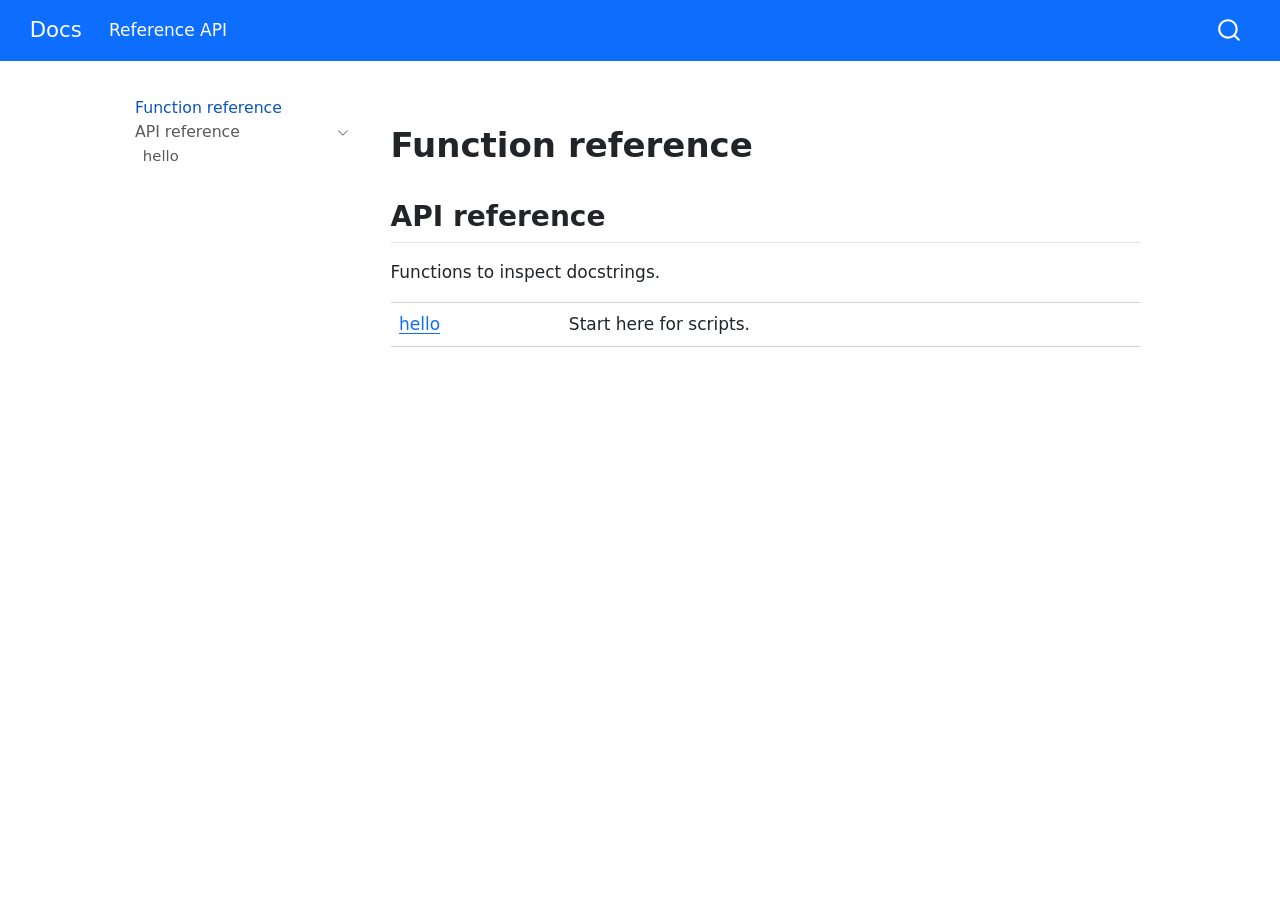
<file: index.html>
<html xmlns="http://www.w3.org/1999/xhtml">    
  <head>      
    <title>Redirect to reference/index.html</title>      
    <meta http-equiv="refresh" content="0;URL='reference/index.html'" />    
  </head>    
  <body> 
  </body>  
</html>
</file>
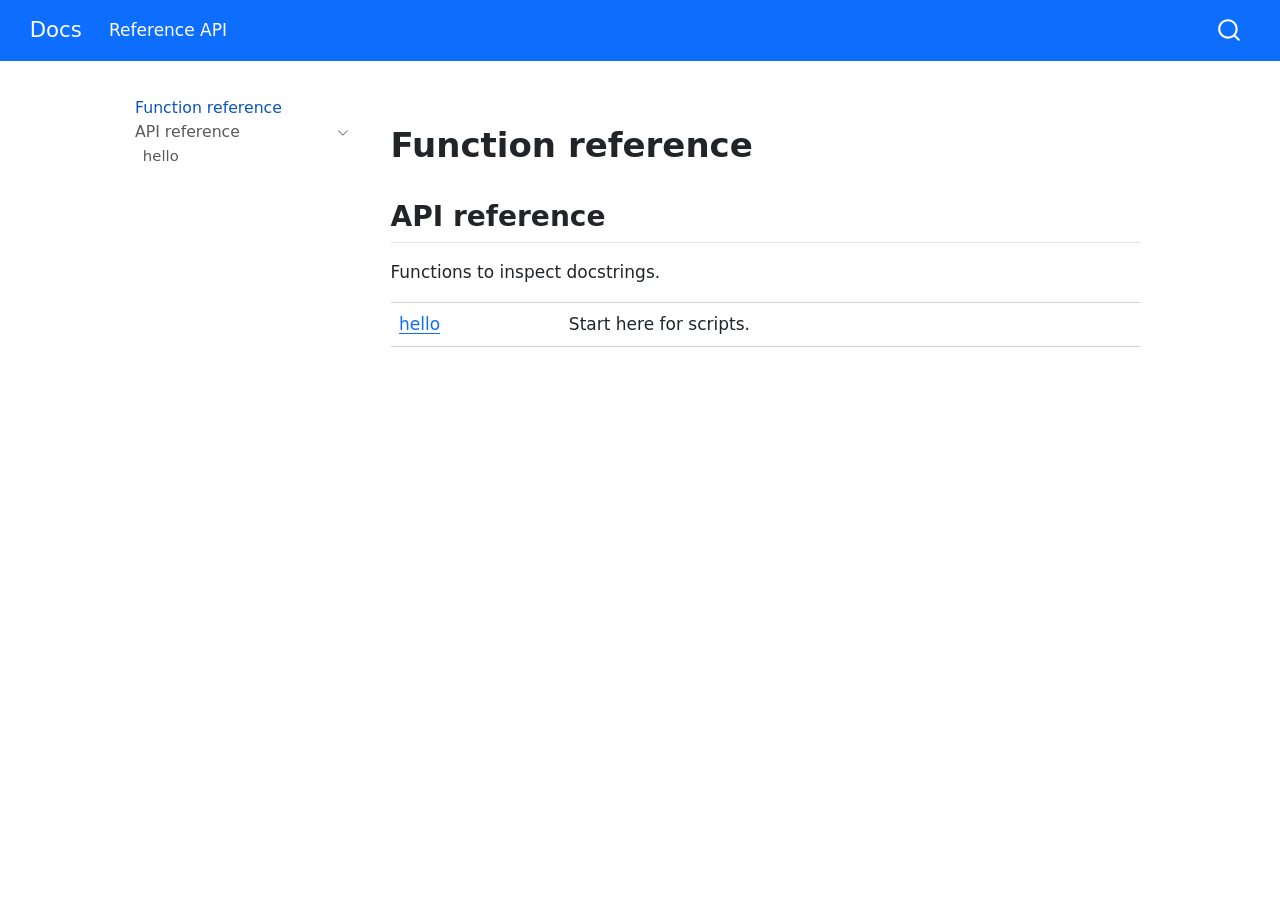
<file: reference/index.html>
<!DOCTYPE html>
<html xmlns="http://www.w3.org/1999/xhtml" lang="en" xml:lang="en"><head>

<meta charset="utf-8">
<meta name="generator" content="quarto-1.7.31">

<meta name="viewport" content="width=device-width, initial-scale=1.0, user-scalable=yes">


<title>index</title>
<style>
code{white-space: pre-wrap;}
span.smallcaps{font-variant: small-caps;}
div.columns{display: flex; gap: min(4vw, 1.5em);}
div.column{flex: auto; overflow-x: auto;}
div.hanging-indent{margin-left: 1.5em; text-indent: -1.5em;}
ul.task-list{list-style: none;}
ul.task-list li input[type="checkbox"] {
  width: 0.8em;
  margin: 0 0.8em 0.2em -1em; /* quarto-specific, see https://github.com/quarto-dev/quarto-cli/issues/4556 */ 
  vertical-align: middle;
}
</style>


<script src="../site_libs/quarto-nav/quarto-nav.js"></script>
<script src="../site_libs/quarto-nav/headroom.min.js"></script>
<script src="../site_libs/clipboard/clipboard.min.js"></script>
<script src="../site_libs/quarto-search/autocomplete.umd.js"></script>
<script src="../site_libs/quarto-search/fuse.min.js"></script>
<script src="../site_libs/quarto-search/quarto-search.js"></script>
<meta name="quarto:offset" content="../">
<script src="../site_libs/quarto-html/quarto.js" type="module"></script>
<script src="../site_libs/quarto-html/tabsets/tabsets.js" type="module"></script>
<script src="../site_libs/quarto-html/popper.min.js"></script>
<script src="../site_libs/quarto-html/tippy.umd.min.js"></script>
<script src="../site_libs/quarto-html/anchor.min.js"></script>
<link href="../site_libs/quarto-html/tippy.css" rel="stylesheet">
<link href="../site_libs/quarto-html/quarto-syntax-highlighting-e1a5c8363afafaef2c763b6775fbf3ca.css" rel="stylesheet" id="quarto-text-highlighting-styles">
<script src="../site_libs/bootstrap/bootstrap.min.js"></script>
<link href="../site_libs/bootstrap/bootstrap-icons.css" rel="stylesheet">
<link href="../site_libs/bootstrap/bootstrap-e8eb0a5f0817fce1bde8f0144c0d4cbd.min.css" rel="stylesheet" append-hash="true" id="quarto-bootstrap" data-mode="light">
<script id="quarto-search-options" type="application/json">{
  "location": "navbar",
  "copy-button": false,
  "collapse-after": 3,
  "panel-placement": "end",
  "type": "overlay",
  "limit": 50,
  "keyboard-shortcut": [
    "f",
    "/",
    "s"
  ],
  "show-item-context": false,
  "language": {
    "search-no-results-text": "No results",
    "search-matching-documents-text": "matching documents",
    "search-copy-link-title": "Copy link to search",
    "search-hide-matches-text": "Hide additional matches",
    "search-more-match-text": "more match in this document",
    "search-more-matches-text": "more matches in this document",
    "search-clear-button-title": "Clear",
    "search-text-placeholder": "",
    "search-detached-cancel-button-title": "Cancel",
    "search-submit-button-title": "Submit",
    "search-label": "Search"
  }
}</script>


</head>

<body class="nav-sidebar floating nav-fixed fullcontent quarto-light">

<div id="quarto-search-results"></div>
  <header id="quarto-header" class="headroom fixed-top">
    <nav class="navbar navbar-expand-lg " data-bs-theme="dark">
      <div class="navbar-container container-fluid">
      <div class="navbar-brand-container mx-auto">
    <a class="navbar-brand" href="../index.html">
    <span class="navbar-title">Docs</span>
    </a>
  </div>
            <div id="quarto-search" class="" title="Search"></div>
          <button class="navbar-toggler" type="button" data-bs-toggle="collapse" data-bs-target="#navbarCollapse" aria-controls="navbarCollapse" role="menu" aria-expanded="false" aria-label="Toggle navigation" onclick="if (window.quartoToggleHeadroom) { window.quartoToggleHeadroom(); }">
  <span class="navbar-toggler-icon"></span>
</button>
          <div class="collapse navbar-collapse" id="navbarCollapse">
            <ul class="navbar-nav navbar-nav-scroll me-auto">
  <li class="nav-item">
    <a class="nav-link active" href="../reference/index.html" aria-current="page"> 
<span class="menu-text">Reference API</span></a>
  </li>  
</ul>
          </div> <!-- /navcollapse -->
            <div class="quarto-navbar-tools">
</div>
      </div> <!-- /container-fluid -->
    </nav>
  <nav class="quarto-secondary-nav">
    <div class="container-fluid d-flex">
      <button type="button" class="quarto-btn-toggle btn" data-bs-toggle="collapse" role="button" data-bs-target=".quarto-sidebar-collapse-item" aria-controls="quarto-sidebar" aria-expanded="false" aria-label="Toggle sidebar navigation" onclick="if (window.quartoToggleHeadroom) { window.quartoToggleHeadroom(); }">
        <i class="bi bi-layout-text-sidebar-reverse"></i>
      </button>
        <nav class="quarto-page-breadcrumbs" aria-label="breadcrumb"><ol class="breadcrumb"><li class="breadcrumb-item"><a href="../reference/index.html">Function reference</a></li></ol></nav>
        <a class="flex-grow-1" role="navigation" data-bs-toggle="collapse" data-bs-target=".quarto-sidebar-collapse-item" aria-controls="quarto-sidebar" aria-expanded="false" aria-label="Toggle sidebar navigation" onclick="if (window.quartoToggleHeadroom) { window.quartoToggleHeadroom(); }">      
        </a>
    </div>
  </nav>
</header>
<!-- content -->
<div id="quarto-content" class="quarto-container page-columns page-rows-contents page-layout-article page-navbar">
<!-- sidebar -->
  <nav id="quarto-sidebar" class="sidebar collapse collapse-horizontal quarto-sidebar-collapse-item sidebar-navigation floating overflow-auto">
    <div class="sidebar-menu-container"> 
    <ul class="list-unstyled mt-1">
        <li class="sidebar-item">
  <div class="sidebar-item-container"> 
  <a href="../reference/index.html" class="sidebar-item-text sidebar-link active">
 <span class="menu-text">Function reference</span></a>
  </div>
</li>
        <li class="sidebar-item sidebar-item-section">
      <div class="sidebar-item-container"> 
            <a class="sidebar-item-text sidebar-link text-start" data-bs-toggle="collapse" data-bs-target="#quarto-sidebar-section-1" role="navigation" aria-expanded="true">
 <span class="menu-text">API reference</span></a>
          <a class="sidebar-item-toggle text-start" data-bs-toggle="collapse" data-bs-target="#quarto-sidebar-section-1" role="navigation" aria-expanded="true" aria-label="Toggle section">
            <i class="bi bi-chevron-right ms-2"></i>
          </a> 
      </div>
      <ul id="quarto-sidebar-section-1" class="collapse list-unstyled sidebar-section depth1 show">  
          <li class="sidebar-item">
  <div class="sidebar-item-container"> 
  <a href="../reference/hello.html" class="sidebar-item-text sidebar-link">
 <span class="menu-text">hello</span></a>
  </div>
</li>
      </ul>
  </li>
    </ul>
    </div>
</nav>
<div id="quarto-sidebar-glass" class="quarto-sidebar-collapse-item" data-bs-toggle="collapse" data-bs-target=".quarto-sidebar-collapse-item"></div>
<!-- margin-sidebar -->
    
<!-- main -->
<main class="content" id="quarto-document-content"><header id="title-block-header" class="quarto-title-block"></header>




<section id="function-reference" class="level1 doc doc-index">
<h1 class="doc doc-index">Function reference</h1>
<section id="api-reference" class="level2">
<h2 class="anchored" data-anchor-id="api-reference">API reference</h2>
<p>Functions to inspect docstrings.</p>
<table class="caption-top table">
<tbody>
<tr class="odd">
<td><a href="../reference/hello.html#shiny_okr.hello">hello</a></td>
<td>Start here for scripts.</td>
</tr>
</tbody>
</table>


</section>
</section>

</main> <!-- /main -->
<script id="quarto-html-after-body" type="application/javascript">
  window.document.addEventListener("DOMContentLoaded", function (event) {
    const icon = "";
    const anchorJS = new window.AnchorJS();
    anchorJS.options = {
      placement: 'right',
      icon: icon
    };
    anchorJS.add('.anchored');
    const isCodeAnnotation = (el) => {
      for (const clz of el.classList) {
        if (clz.startsWith('code-annotation-')) {                     
          return true;
        }
      }
      return false;
    }
    const onCopySuccess = function(e) {
      // button target
      const button = e.trigger;
      // don't keep focus
      button.blur();
      // flash "checked"
      button.classList.add('code-copy-button-checked');
      var currentTitle = button.getAttribute("title");
      button.setAttribute("title", "Copied!");
      let tooltip;
      if (window.bootstrap) {
        button.setAttribute("data-bs-toggle", "tooltip");
        button.setAttribute("data-bs-placement", "left");
        button.setAttribute("data-bs-title", "Copied!");
        tooltip = new bootstrap.Tooltip(button, 
          { trigger: "manual", 
            customClass: "code-copy-button-tooltip",
            offset: [0, -8]});
        tooltip.show();    
      }
      setTimeout(function() {
        if (tooltip) {
          tooltip.hide();
          button.removeAttribute("data-bs-title");
          button.removeAttribute("data-bs-toggle");
          button.removeAttribute("data-bs-placement");
        }
        button.setAttribute("title", currentTitle);
        button.classList.remove('code-copy-button-checked');
      }, 1000);
      // clear code selection
      e.clearSelection();
    }
    const getTextToCopy = function(trigger) {
        const codeEl = trigger.previousElementSibling.cloneNode(true);
        for (const childEl of codeEl.children) {
          if (isCodeAnnotation(childEl)) {
            childEl.remove();
          }
        }
        return codeEl.innerText;
    }
    const clipboard = new window.ClipboardJS('.code-copy-button:not([data-in-quarto-modal])', {
      text: getTextToCopy
    });
    clipboard.on('success', onCopySuccess);
    if (window.document.getElementById('quarto-embedded-source-code-modal')) {
      const clipboardModal = new window.ClipboardJS('.code-copy-button[data-in-quarto-modal]', {
        text: getTextToCopy,
        container: window.document.getElementById('quarto-embedded-source-code-modal')
      });
      clipboardModal.on('success', onCopySuccess);
    }
      var localhostRegex = new RegExp(/^(?:http|https):\/\/localhost\:?[0-9]*\//);
      var mailtoRegex = new RegExp(/^mailto:/);
        var filterRegex = new RegExp("https:\/\/actuaristai\.github\.io\/shiny_okr\/");
      var isInternal = (href) => {
          return filterRegex.test(href) || localhostRegex.test(href) || mailtoRegex.test(href);
      }
      // Inspect non-navigation links and adorn them if external
     var links = window.document.querySelectorAll('a[href]:not(.nav-link):not(.navbar-brand):not(.toc-action):not(.sidebar-link):not(.sidebar-item-toggle):not(.pagination-link):not(.no-external):not([aria-hidden]):not(.dropdown-item):not(.quarto-navigation-tool):not(.about-link)');
      for (var i=0; i<links.length; i++) {
        const link = links[i];
        if (!isInternal(link.href)) {
          // undo the damage that might have been done by quarto-nav.js in the case of
          // links that we want to consider external
          if (link.dataset.originalHref !== undefined) {
            link.href = link.dataset.originalHref;
          }
        }
      }
    function tippyHover(el, contentFn, onTriggerFn, onUntriggerFn) {
      const config = {
        allowHTML: true,
        maxWidth: 500,
        delay: 100,
        arrow: false,
        appendTo: function(el) {
            return el.parentElement;
        },
        interactive: true,
        interactiveBorder: 10,
        theme: 'quarto',
        placement: 'bottom-start',
      };
      if (contentFn) {
        config.content = contentFn;
      }
      if (onTriggerFn) {
        config.onTrigger = onTriggerFn;
      }
      if (onUntriggerFn) {
        config.onUntrigger = onUntriggerFn;
      }
      window.tippy(el, config); 
    }
    const noterefs = window.document.querySelectorAll('a[role="doc-noteref"]');
    for (var i=0; i<noterefs.length; i++) {
      const ref = noterefs[i];
      tippyHover(ref, function() {
        // use id or data attribute instead here
        let href = ref.getAttribute('data-footnote-href') || ref.getAttribute('href');
        try { href = new URL(href).hash; } catch {}
        const id = href.replace(/^#\/?/, "");
        const note = window.document.getElementById(id);
        if (note) {
          return note.innerHTML;
        } else {
          return "";
        }
      });
    }
    const xrefs = window.document.querySelectorAll('a.quarto-xref');
    const processXRef = (id, note) => {
      // Strip column container classes
      const stripColumnClz = (el) => {
        el.classList.remove("page-full", "page-columns");
        if (el.children) {
          for (const child of el.children) {
            stripColumnClz(child);
          }
        }
      }
      stripColumnClz(note)
      if (id === null || id.startsWith('sec-')) {
        // Special case sections, only their first couple elements
        const container = document.createElement("div");
        if (note.children && note.children.length > 2) {
          container.appendChild(note.children[0].cloneNode(true));
          for (let i = 1; i < note.children.length; i++) {
            const child = note.children[i];
            if (child.tagName === "P" && child.innerText === "") {
              continue;
            } else {
              container.appendChild(child.cloneNode(true));
              break;
            }
          }
          if (window.Quarto?.typesetMath) {
            window.Quarto.typesetMath(container);
          }
          return container.innerHTML
        } else {
          if (window.Quarto?.typesetMath) {
            window.Quarto.typesetMath(note);
          }
          return note.innerHTML;
        }
      } else {
        // Remove any anchor links if they are present
        const anchorLink = note.querySelector('a.anchorjs-link');
        if (anchorLink) {
          anchorLink.remove();
        }
        if (window.Quarto?.typesetMath) {
          window.Quarto.typesetMath(note);
        }
        if (note.classList.contains("callout")) {
          return note.outerHTML;
        } else {
          return note.innerHTML;
        }
      }
    }
    for (var i=0; i<xrefs.length; i++) {
      const xref = xrefs[i];
      tippyHover(xref, undefined, function(instance) {
        instance.disable();
        let url = xref.getAttribute('href');
        let hash = undefined; 
        if (url.startsWith('#')) {
          hash = url;
        } else {
          try { hash = new URL(url).hash; } catch {}
        }
        if (hash) {
          const id = hash.replace(/^#\/?/, "");
          const note = window.document.getElementById(id);
          if (note !== null) {
            try {
              const html = processXRef(id, note.cloneNode(true));
              instance.setContent(html);
            } finally {
              instance.enable();
              instance.show();
            }
          } else {
            // See if we can fetch this
            fetch(url.split('#')[0])
            .then(res => res.text())
            .then(html => {
              const parser = new DOMParser();
              const htmlDoc = parser.parseFromString(html, "text/html");
              const note = htmlDoc.getElementById(id);
              if (note !== null) {
                const html = processXRef(id, note);
                instance.setContent(html);
              } 
            }).finally(() => {
              instance.enable();
              instance.show();
            });
          }
        } else {
          // See if we can fetch a full url (with no hash to target)
          // This is a special case and we should probably do some content thinning / targeting
          fetch(url)
          .then(res => res.text())
          .then(html => {
            const parser = new DOMParser();
            const htmlDoc = parser.parseFromString(html, "text/html");
            const note = htmlDoc.querySelector('main.content');
            if (note !== null) {
              // This should only happen for chapter cross references
              // (since there is no id in the URL)
              // remove the first header
              if (note.children.length > 0 && note.children[0].tagName === "HEADER") {
                note.children[0].remove();
              }
              const html = processXRef(null, note);
              instance.setContent(html);
            } 
          }).finally(() => {
            instance.enable();
            instance.show();
          });
        }
      }, function(instance) {
      });
    }
        let selectedAnnoteEl;
        const selectorForAnnotation = ( cell, annotation) => {
          let cellAttr = 'data-code-cell="' + cell + '"';
          let lineAttr = 'data-code-annotation="' +  annotation + '"';
          const selector = 'span[' + cellAttr + '][' + lineAttr + ']';
          return selector;
        }
        const selectCodeLines = (annoteEl) => {
          const doc = window.document;
          const targetCell = annoteEl.getAttribute("data-target-cell");
          const targetAnnotation = annoteEl.getAttribute("data-target-annotation");
          const annoteSpan = window.document.querySelector(selectorForAnnotation(targetCell, targetAnnotation));
          const lines = annoteSpan.getAttribute("data-code-lines").split(",");
          const lineIds = lines.map((line) => {
            return targetCell + "-" + line;
          })
          let top = null;
          let height = null;
          let parent = null;
          if (lineIds.length > 0) {
              //compute the position of the single el (top and bottom and make a div)
              const el = window.document.getElementById(lineIds[0]);
              top = el.offsetTop;
              height = el.offsetHeight;
              parent = el.parentElement.parentElement;
            if (lineIds.length > 1) {
              const lastEl = window.document.getElementById(lineIds[lineIds.length - 1]);
              const bottom = lastEl.offsetTop + lastEl.offsetHeight;
              height = bottom - top;
            }
            if (top !== null && height !== null && parent !== null) {
              // cook up a div (if necessary) and position it 
              let div = window.document.getElementById("code-annotation-line-highlight");
              if (div === null) {
                div = window.document.createElement("div");
                div.setAttribute("id", "code-annotation-line-highlight");
                div.style.position = 'absolute';
                parent.appendChild(div);
              }
              div.style.top = top - 2 + "px";
              div.style.height = height + 4 + "px";
              div.style.left = 0;
              let gutterDiv = window.document.getElementById("code-annotation-line-highlight-gutter");
              if (gutterDiv === null) {
                gutterDiv = window.document.createElement("div");
                gutterDiv.setAttribute("id", "code-annotation-line-highlight-gutter");
                gutterDiv.style.position = 'absolute';
                const codeCell = window.document.getElementById(targetCell);
                const gutter = codeCell.querySelector('.code-annotation-gutter');
                gutter.appendChild(gutterDiv);
              }
              gutterDiv.style.top = top - 2 + "px";
              gutterDiv.style.height = height + 4 + "px";
            }
            selectedAnnoteEl = annoteEl;
          }
        };
        const unselectCodeLines = () => {
          const elementsIds = ["code-annotation-line-highlight", "code-annotation-line-highlight-gutter"];
          elementsIds.forEach((elId) => {
            const div = window.document.getElementById(elId);
            if (div) {
              div.remove();
            }
          });
          selectedAnnoteEl = undefined;
        };
          // Handle positioning of the toggle
      window.addEventListener(
        "resize",
        throttle(() => {
          elRect = undefined;
          if (selectedAnnoteEl) {
            selectCodeLines(selectedAnnoteEl);
          }
        }, 10)
      );
      function throttle(fn, ms) {
      let throttle = false;
      let timer;
        return (...args) => {
          if(!throttle) { // first call gets through
              fn.apply(this, args);
              throttle = true;
          } else { // all the others get throttled
              if(timer) clearTimeout(timer); // cancel #2
              timer = setTimeout(() => {
                fn.apply(this, args);
                timer = throttle = false;
              }, ms);
          }
        };
      }
        // Attach click handler to the DT
        const annoteDls = window.document.querySelectorAll('dt[data-target-cell]');
        for (const annoteDlNode of annoteDls) {
          annoteDlNode.addEventListener('click', (event) => {
            const clickedEl = event.target;
            if (clickedEl !== selectedAnnoteEl) {
              unselectCodeLines();
              const activeEl = window.document.querySelector('dt[data-target-cell].code-annotation-active');
              if (activeEl) {
                activeEl.classList.remove('code-annotation-active');
              }
              selectCodeLines(clickedEl);
              clickedEl.classList.add('code-annotation-active');
            } else {
              // Unselect the line
              unselectCodeLines();
              clickedEl.classList.remove('code-annotation-active');
            }
          });
        }
    const findCites = (el) => {
      const parentEl = el.parentElement;
      if (parentEl) {
        const cites = parentEl.dataset.cites;
        if (cites) {
          return {
            el,
            cites: cites.split(' ')
          };
        } else {
          return findCites(el.parentElement)
        }
      } else {
        return undefined;
      }
    };
    var bibliorefs = window.document.querySelectorAll('a[role="doc-biblioref"]');
    for (var i=0; i<bibliorefs.length; i++) {
      const ref = bibliorefs[i];
      const citeInfo = findCites(ref);
      if (citeInfo) {
        tippyHover(citeInfo.el, function() {
          var popup = window.document.createElement('div');
          citeInfo.cites.forEach(function(cite) {
            var citeDiv = window.document.createElement('div');
            citeDiv.classList.add('hanging-indent');
            citeDiv.classList.add('csl-entry');
            var biblioDiv = window.document.getElementById('ref-' + cite);
            if (biblioDiv) {
              citeDiv.innerHTML = biblioDiv.innerHTML;
            }
            popup.appendChild(citeDiv);
          });
          return popup.innerHTML;
        });
      }
    }
  });
  </script>
</div> <!-- /content -->




</body></html>
</file>
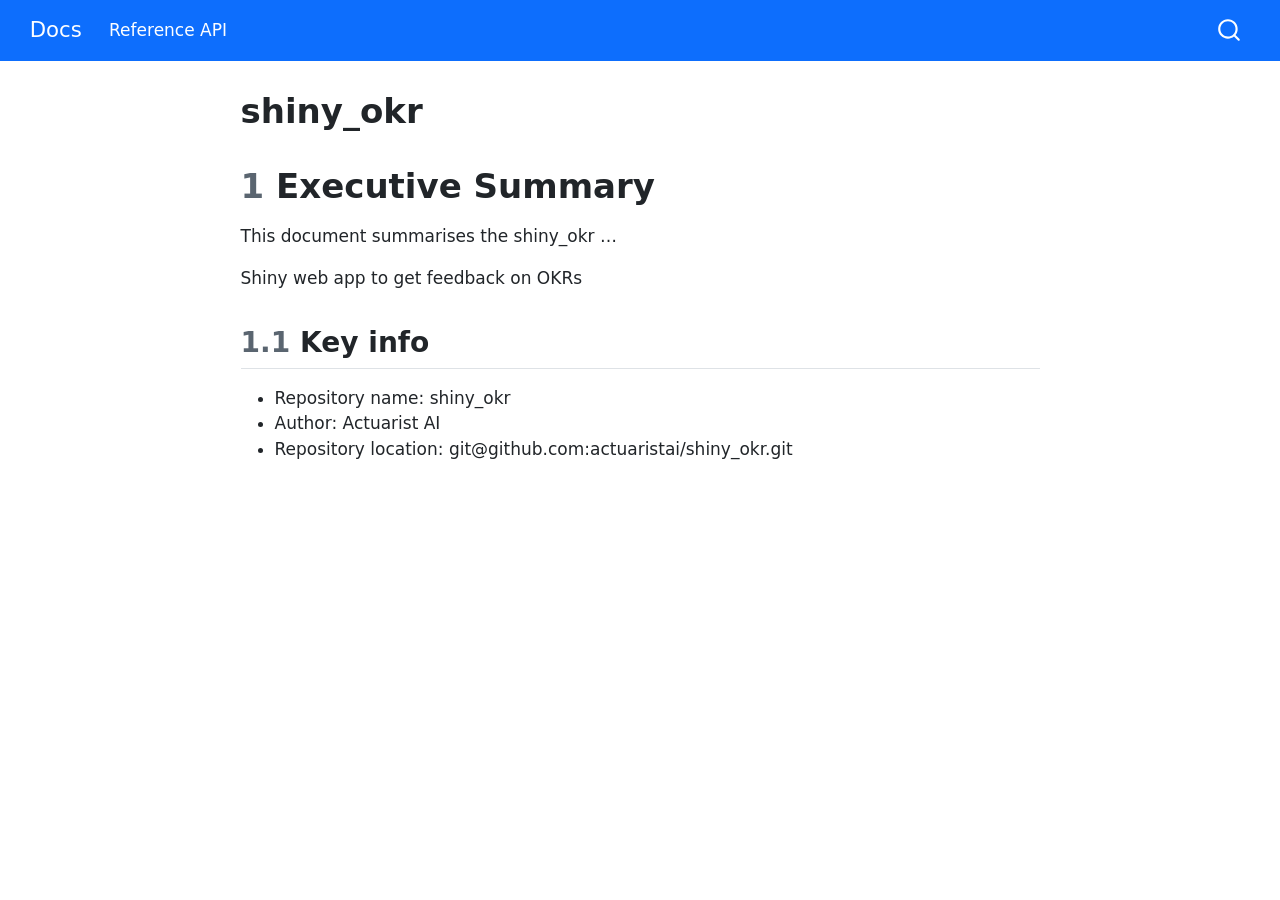
<file: docs/data_product.html>
<!DOCTYPE html>
<html xmlns="http://www.w3.org/1999/xhtml" lang="en" xml:lang="en"><head>

<meta charset="utf-8">
<meta name="generator" content="quarto-1.7.31">

<meta name="viewport" content="width=device-width, initial-scale=1.0, user-scalable=yes">


<title>shiny_okr</title>
<style>
code{white-space: pre-wrap;}
span.smallcaps{font-variant: small-caps;}
div.columns{display: flex; gap: min(4vw, 1.5em);}
div.column{flex: auto; overflow-x: auto;}
div.hanging-indent{margin-left: 1.5em; text-indent: -1.5em;}
ul.task-list{list-style: none;}
ul.task-list li input[type="checkbox"] {
  width: 0.8em;
  margin: 0 0.8em 0.2em -1em; /* quarto-specific, see https://github.com/quarto-dev/quarto-cli/issues/4556 */ 
  vertical-align: middle;
}
</style>


<script src="../site_libs/quarto-nav/quarto-nav.js"></script>
<script src="../site_libs/quarto-nav/headroom.min.js"></script>
<script src="../site_libs/clipboard/clipboard.min.js"></script>
<script src="../site_libs/quarto-search/autocomplete.umd.js"></script>
<script src="../site_libs/quarto-search/fuse.min.js"></script>
<script src="../site_libs/quarto-search/quarto-search.js"></script>
<meta name="quarto:offset" content="../">
<script src="../site_libs/quarto-html/quarto.js" type="module"></script>
<script src="../site_libs/quarto-html/tabsets/tabsets.js" type="module"></script>
<script src="../site_libs/quarto-html/popper.min.js"></script>
<script src="../site_libs/quarto-html/tippy.umd.min.js"></script>
<script src="../site_libs/quarto-html/anchor.min.js"></script>
<link href="../site_libs/quarto-html/tippy.css" rel="stylesheet">
<link href="../site_libs/quarto-html/quarto-syntax-highlighting-e1a5c8363afafaef2c763b6775fbf3ca.css" rel="stylesheet" id="quarto-text-highlighting-styles">
<script src="../site_libs/bootstrap/bootstrap.min.js"></script>
<link href="../site_libs/bootstrap/bootstrap-icons.css" rel="stylesheet">
<link href="../site_libs/bootstrap/bootstrap-e8eb0a5f0817fce1bde8f0144c0d4cbd.min.css" rel="stylesheet" append-hash="true" id="quarto-bootstrap" data-mode="light">
<script id="quarto-search-options" type="application/json">{
  "location": "navbar",
  "copy-button": false,
  "collapse-after": 3,
  "panel-placement": "end",
  "type": "overlay",
  "limit": 50,
  "keyboard-shortcut": [
    "f",
    "/",
    "s"
  ],
  "show-item-context": false,
  "language": {
    "search-no-results-text": "No results",
    "search-matching-documents-text": "matching documents",
    "search-copy-link-title": "Copy link to search",
    "search-hide-matches-text": "Hide additional matches",
    "search-more-match-text": "more match in this document",
    "search-more-matches-text": "more matches in this document",
    "search-clear-button-title": "Clear",
    "search-text-placeholder": "",
    "search-detached-cancel-button-title": "Cancel",
    "search-submit-button-title": "Submit",
    "search-label": "Search"
  }
}</script>


</head>

<body class="nav-fixed fullcontent quarto-light">

<div id="quarto-search-results"></div>
  <header id="quarto-header" class="headroom fixed-top">
    <nav class="navbar navbar-expand-lg " data-bs-theme="dark">
      <div class="navbar-container container-fluid">
      <div class="navbar-brand-container mx-auto">
    <a class="navbar-brand" href="../index.html">
    <span class="navbar-title">Docs</span>
    </a>
  </div>
            <div id="quarto-search" class="" title="Search"></div>
          <button class="navbar-toggler" type="button" data-bs-toggle="collapse" data-bs-target="#navbarCollapse" aria-controls="navbarCollapse" role="menu" aria-expanded="false" aria-label="Toggle navigation" onclick="if (window.quartoToggleHeadroom) { window.quartoToggleHeadroom(); }">
  <span class="navbar-toggler-icon"></span>
</button>
          <div class="collapse navbar-collapse" id="navbarCollapse">
            <ul class="navbar-nav navbar-nav-scroll me-auto">
  <li class="nav-item">
    <a class="nav-link" href="../reference/index.html"> 
<span class="menu-text">Reference API</span></a>
  </li>  
</ul>
          </div> <!-- /navcollapse -->
            <div class="quarto-navbar-tools">
</div>
      </div> <!-- /container-fluid -->
    </nav>
</header>
<!-- content -->
<div id="quarto-content" class="quarto-container page-columns page-rows-contents page-layout-article page-navbar">
<!-- sidebar -->
<!-- margin-sidebar -->
    
<!-- main -->
<main class="content" id="quarto-document-content">

<header id="title-block-header" class="quarto-title-block default">
<div class="quarto-title">
<h1 class="title">shiny_okr</h1>
</div>



<div class="quarto-title-meta">

    
  
    
  </div>
  


</header>


<section id="executive-summary" class="level1" data-number="1">
<h1 data-number="1"><span class="header-section-number">1</span> Executive Summary</h1>
<p>This document summarises the shiny_okr …</p>
<p>Shiny web app to get feedback on OKRs</p>
<section id="key-info" class="level2" data-number="1.1">
<h2 data-number="1.1" class="anchored" data-anchor-id="key-info"><span class="header-section-number">1.1</span> Key info</h2>
<ul>
<li>Repository name: shiny_okr</li>
<li>Author: Actuarist AI</li>
<li>Repository location: git@github.com:actuaristai/shiny_okr.git</li>
</ul>


</section>
</section>

</main> <!-- /main -->
<script id="quarto-html-after-body" type="application/javascript">
  window.document.addEventListener("DOMContentLoaded", function (event) {
    const icon = "";
    const anchorJS = new window.AnchorJS();
    anchorJS.options = {
      placement: 'right',
      icon: icon
    };
    anchorJS.add('.anchored');
    const isCodeAnnotation = (el) => {
      for (const clz of el.classList) {
        if (clz.startsWith('code-annotation-')) {                     
          return true;
        }
      }
      return false;
    }
    const onCopySuccess = function(e) {
      // button target
      const button = e.trigger;
      // don't keep focus
      button.blur();
      // flash "checked"
      button.classList.add('code-copy-button-checked');
      var currentTitle = button.getAttribute("title");
      button.setAttribute("title", "Copied!");
      let tooltip;
      if (window.bootstrap) {
        button.setAttribute("data-bs-toggle", "tooltip");
        button.setAttribute("data-bs-placement", "left");
        button.setAttribute("data-bs-title", "Copied!");
        tooltip = new bootstrap.Tooltip(button, 
          { trigger: "manual", 
            customClass: "code-copy-button-tooltip",
            offset: [0, -8]});
        tooltip.show();    
      }
      setTimeout(function() {
        if (tooltip) {
          tooltip.hide();
          button.removeAttribute("data-bs-title");
          button.removeAttribute("data-bs-toggle");
          button.removeAttribute("data-bs-placement");
        }
        button.setAttribute("title", currentTitle);
        button.classList.remove('code-copy-button-checked');
      }, 1000);
      // clear code selection
      e.clearSelection();
    }
    const getTextToCopy = function(trigger) {
        const codeEl = trigger.previousElementSibling.cloneNode(true);
        for (const childEl of codeEl.children) {
          if (isCodeAnnotation(childEl)) {
            childEl.remove();
          }
        }
        return codeEl.innerText;
    }
    const clipboard = new window.ClipboardJS('.code-copy-button:not([data-in-quarto-modal])', {
      text: getTextToCopy
    });
    clipboard.on('success', onCopySuccess);
    if (window.document.getElementById('quarto-embedded-source-code-modal')) {
      const clipboardModal = new window.ClipboardJS('.code-copy-button[data-in-quarto-modal]', {
        text: getTextToCopy,
        container: window.document.getElementById('quarto-embedded-source-code-modal')
      });
      clipboardModal.on('success', onCopySuccess);
    }
      var localhostRegex = new RegExp(/^(?:http|https):\/\/localhost\:?[0-9]*\//);
      var mailtoRegex = new RegExp(/^mailto:/);
        var filterRegex = new RegExp("https:\/\/actuaristai\.github\.io\/shiny_okr\/");
      var isInternal = (href) => {
          return filterRegex.test(href) || localhostRegex.test(href) || mailtoRegex.test(href);
      }
      // Inspect non-navigation links and adorn them if external
     var links = window.document.querySelectorAll('a[href]:not(.nav-link):not(.navbar-brand):not(.toc-action):not(.sidebar-link):not(.sidebar-item-toggle):not(.pagination-link):not(.no-external):not([aria-hidden]):not(.dropdown-item):not(.quarto-navigation-tool):not(.about-link)');
      for (var i=0; i<links.length; i++) {
        const link = links[i];
        if (!isInternal(link.href)) {
          // undo the damage that might have been done by quarto-nav.js in the case of
          // links that we want to consider external
          if (link.dataset.originalHref !== undefined) {
            link.href = link.dataset.originalHref;
          }
        }
      }
    function tippyHover(el, contentFn, onTriggerFn, onUntriggerFn) {
      const config = {
        allowHTML: true,
        maxWidth: 500,
        delay: 100,
        arrow: false,
        appendTo: function(el) {
            return el.parentElement;
        },
        interactive: true,
        interactiveBorder: 10,
        theme: 'quarto',
        placement: 'bottom-start',
      };
      if (contentFn) {
        config.content = contentFn;
      }
      if (onTriggerFn) {
        config.onTrigger = onTriggerFn;
      }
      if (onUntriggerFn) {
        config.onUntrigger = onUntriggerFn;
      }
      window.tippy(el, config); 
    }
    const noterefs = window.document.querySelectorAll('a[role="doc-noteref"]');
    for (var i=0; i<noterefs.length; i++) {
      const ref = noterefs[i];
      tippyHover(ref, function() {
        // use id or data attribute instead here
        let href = ref.getAttribute('data-footnote-href') || ref.getAttribute('href');
        try { href = new URL(href).hash; } catch {}
        const id = href.replace(/^#\/?/, "");
        const note = window.document.getElementById(id);
        if (note) {
          return note.innerHTML;
        } else {
          return "";
        }
      });
    }
    const xrefs = window.document.querySelectorAll('a.quarto-xref');
    const processXRef = (id, note) => {
      // Strip column container classes
      const stripColumnClz = (el) => {
        el.classList.remove("page-full", "page-columns");
        if (el.children) {
          for (const child of el.children) {
            stripColumnClz(child);
          }
        }
      }
      stripColumnClz(note)
      if (id === null || id.startsWith('sec-')) {
        // Special case sections, only their first couple elements
        const container = document.createElement("div");
        if (note.children && note.children.length > 2) {
          container.appendChild(note.children[0].cloneNode(true));
          for (let i = 1; i < note.children.length; i++) {
            const child = note.children[i];
            if (child.tagName === "P" && child.innerText === "") {
              continue;
            } else {
              container.appendChild(child.cloneNode(true));
              break;
            }
          }
          if (window.Quarto?.typesetMath) {
            window.Quarto.typesetMath(container);
          }
          return container.innerHTML
        } else {
          if (window.Quarto?.typesetMath) {
            window.Quarto.typesetMath(note);
          }
          return note.innerHTML;
        }
      } else {
        // Remove any anchor links if they are present
        const anchorLink = note.querySelector('a.anchorjs-link');
        if (anchorLink) {
          anchorLink.remove();
        }
        if (window.Quarto?.typesetMath) {
          window.Quarto.typesetMath(note);
        }
        if (note.classList.contains("callout")) {
          return note.outerHTML;
        } else {
          return note.innerHTML;
        }
      }
    }
    for (var i=0; i<xrefs.length; i++) {
      const xref = xrefs[i];
      tippyHover(xref, undefined, function(instance) {
        instance.disable();
        let url = xref.getAttribute('href');
        let hash = undefined; 
        if (url.startsWith('#')) {
          hash = url;
        } else {
          try { hash = new URL(url).hash; } catch {}
        }
        if (hash) {
          const id = hash.replace(/^#\/?/, "");
          const note = window.document.getElementById(id);
          if (note !== null) {
            try {
              const html = processXRef(id, note.cloneNode(true));
              instance.setContent(html);
            } finally {
              instance.enable();
              instance.show();
            }
          } else {
            // See if we can fetch this
            fetch(url.split('#')[0])
            .then(res => res.text())
            .then(html => {
              const parser = new DOMParser();
              const htmlDoc = parser.parseFromString(html, "text/html");
              const note = htmlDoc.getElementById(id);
              if (note !== null) {
                const html = processXRef(id, note);
                instance.setContent(html);
              } 
            }).finally(() => {
              instance.enable();
              instance.show();
            });
          }
        } else {
          // See if we can fetch a full url (with no hash to target)
          // This is a special case and we should probably do some content thinning / targeting
          fetch(url)
          .then(res => res.text())
          .then(html => {
            const parser = new DOMParser();
            const htmlDoc = parser.parseFromString(html, "text/html");
            const note = htmlDoc.querySelector('main.content');
            if (note !== null) {
              // This should only happen for chapter cross references
              // (since there is no id in the URL)
              // remove the first header
              if (note.children.length > 0 && note.children[0].tagName === "HEADER") {
                note.children[0].remove();
              }
              const html = processXRef(null, note);
              instance.setContent(html);
            } 
          }).finally(() => {
            instance.enable();
            instance.show();
          });
        }
      }, function(instance) {
      });
    }
        let selectedAnnoteEl;
        const selectorForAnnotation = ( cell, annotation) => {
          let cellAttr = 'data-code-cell="' + cell + '"';
          let lineAttr = 'data-code-annotation="' +  annotation + '"';
          const selector = 'span[' + cellAttr + '][' + lineAttr + ']';
          return selector;
        }
        const selectCodeLines = (annoteEl) => {
          const doc = window.document;
          const targetCell = annoteEl.getAttribute("data-target-cell");
          const targetAnnotation = annoteEl.getAttribute("data-target-annotation");
          const annoteSpan = window.document.querySelector(selectorForAnnotation(targetCell, targetAnnotation));
          const lines = annoteSpan.getAttribute("data-code-lines").split(",");
          const lineIds = lines.map((line) => {
            return targetCell + "-" + line;
          })
          let top = null;
          let height = null;
          let parent = null;
          if (lineIds.length > 0) {
              //compute the position of the single el (top and bottom and make a div)
              const el = window.document.getElementById(lineIds[0]);
              top = el.offsetTop;
              height = el.offsetHeight;
              parent = el.parentElement.parentElement;
            if (lineIds.length > 1) {
              const lastEl = window.document.getElementById(lineIds[lineIds.length - 1]);
              const bottom = lastEl.offsetTop + lastEl.offsetHeight;
              height = bottom - top;
            }
            if (top !== null && height !== null && parent !== null) {
              // cook up a div (if necessary) and position it 
              let div = window.document.getElementById("code-annotation-line-highlight");
              if (div === null) {
                div = window.document.createElement("div");
                div.setAttribute("id", "code-annotation-line-highlight");
                div.style.position = 'absolute';
                parent.appendChild(div);
              }
              div.style.top = top - 2 + "px";
              div.style.height = height + 4 + "px";
              div.style.left = 0;
              let gutterDiv = window.document.getElementById("code-annotation-line-highlight-gutter");
              if (gutterDiv === null) {
                gutterDiv = window.document.createElement("div");
                gutterDiv.setAttribute("id", "code-annotation-line-highlight-gutter");
                gutterDiv.style.position = 'absolute';
                const codeCell = window.document.getElementById(targetCell);
                const gutter = codeCell.querySelector('.code-annotation-gutter');
                gutter.appendChild(gutterDiv);
              }
              gutterDiv.style.top = top - 2 + "px";
              gutterDiv.style.height = height + 4 + "px";
            }
            selectedAnnoteEl = annoteEl;
          }
        };
        const unselectCodeLines = () => {
          const elementsIds = ["code-annotation-line-highlight", "code-annotation-line-highlight-gutter"];
          elementsIds.forEach((elId) => {
            const div = window.document.getElementById(elId);
            if (div) {
              div.remove();
            }
          });
          selectedAnnoteEl = undefined;
        };
          // Handle positioning of the toggle
      window.addEventListener(
        "resize",
        throttle(() => {
          elRect = undefined;
          if (selectedAnnoteEl) {
            selectCodeLines(selectedAnnoteEl);
          }
        }, 10)
      );
      function throttle(fn, ms) {
      let throttle = false;
      let timer;
        return (...args) => {
          if(!throttle) { // first call gets through
              fn.apply(this, args);
              throttle = true;
          } else { // all the others get throttled
              if(timer) clearTimeout(timer); // cancel #2
              timer = setTimeout(() => {
                fn.apply(this, args);
                timer = throttle = false;
              }, ms);
          }
        };
      }
        // Attach click handler to the DT
        const annoteDls = window.document.querySelectorAll('dt[data-target-cell]');
        for (const annoteDlNode of annoteDls) {
          annoteDlNode.addEventListener('click', (event) => {
            const clickedEl = event.target;
            if (clickedEl !== selectedAnnoteEl) {
              unselectCodeLines();
              const activeEl = window.document.querySelector('dt[data-target-cell].code-annotation-active');
              if (activeEl) {
                activeEl.classList.remove('code-annotation-active');
              }
              selectCodeLines(clickedEl);
              clickedEl.classList.add('code-annotation-active');
            } else {
              // Unselect the line
              unselectCodeLines();
              clickedEl.classList.remove('code-annotation-active');
            }
          });
        }
    const findCites = (el) => {
      const parentEl = el.parentElement;
      if (parentEl) {
        const cites = parentEl.dataset.cites;
        if (cites) {
          return {
            el,
            cites: cites.split(' ')
          };
        } else {
          return findCites(el.parentElement)
        }
      } else {
        return undefined;
      }
    };
    var bibliorefs = window.document.querySelectorAll('a[role="doc-biblioref"]');
    for (var i=0; i<bibliorefs.length; i++) {
      const ref = bibliorefs[i];
      const citeInfo = findCites(ref);
      if (citeInfo) {
        tippyHover(citeInfo.el, function() {
          var popup = window.document.createElement('div');
          citeInfo.cites.forEach(function(cite) {
            var citeDiv = window.document.createElement('div');
            citeDiv.classList.add('hanging-indent');
            citeDiv.classList.add('csl-entry');
            var biblioDiv = window.document.getElementById('ref-' + cite);
            if (biblioDiv) {
              citeDiv.innerHTML = biblioDiv.innerHTML;
            }
            popup.appendChild(citeDiv);
          });
          return popup.innerHTML;
        });
      }
    }
  });
  </script>
</div> <!-- /content -->




</body></html>
</file>
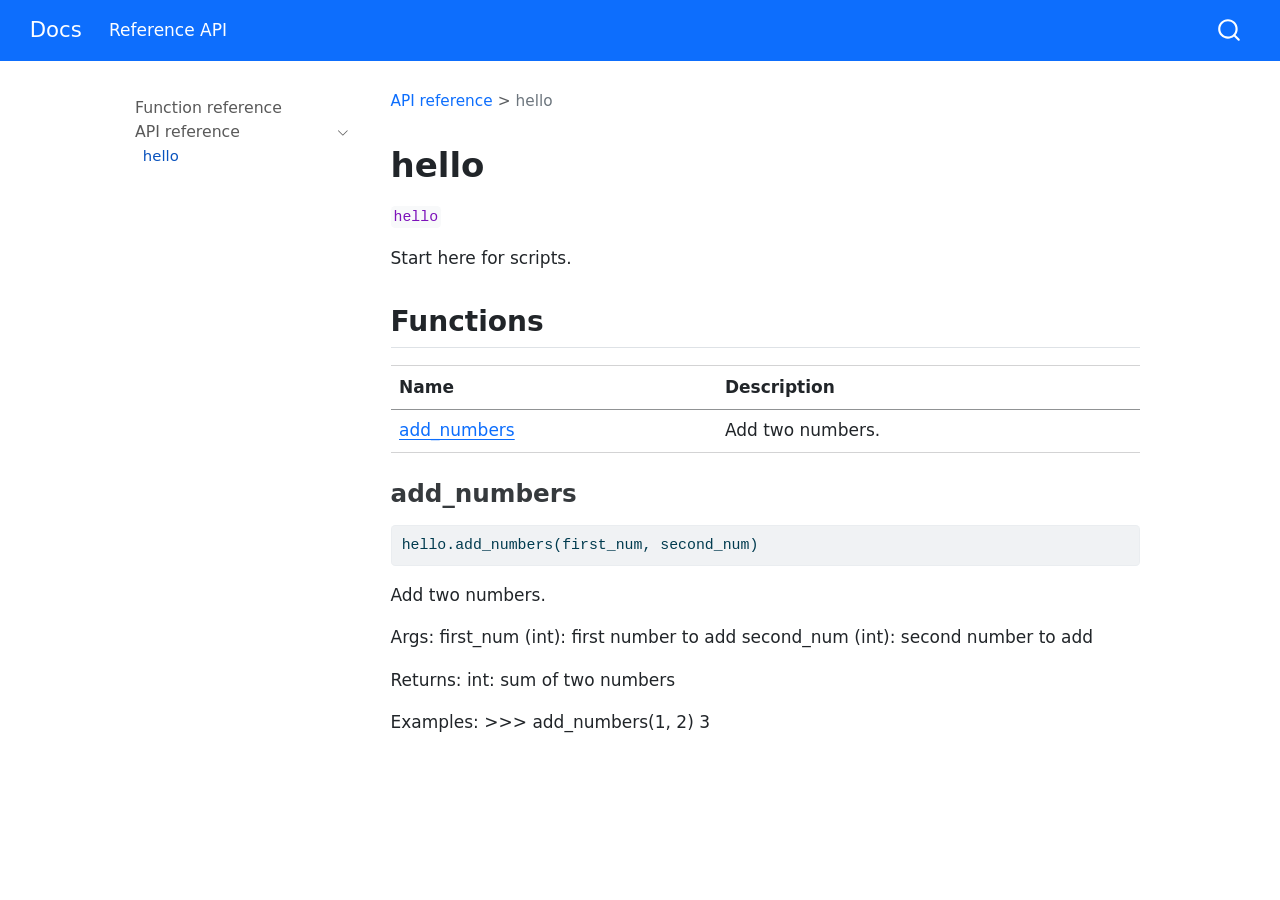
<file: reference/hello.html>
<!DOCTYPE html>
<html xmlns="http://www.w3.org/1999/xhtml" lang="en" xml:lang="en"><head>

<meta charset="utf-8">
<meta name="generator" content="quarto-1.7.31">

<meta name="viewport" content="width=device-width, initial-scale=1.0, user-scalable=yes">


<title>hello</title>
<style>
code{white-space: pre-wrap;}
span.smallcaps{font-variant: small-caps;}
div.columns{display: flex; gap: min(4vw, 1.5em);}
div.column{flex: auto; overflow-x: auto;}
div.hanging-indent{margin-left: 1.5em; text-indent: -1.5em;}
ul.task-list{list-style: none;}
ul.task-list li input[type="checkbox"] {
  width: 0.8em;
  margin: 0 0.8em 0.2em -1em; /* quarto-specific, see https://github.com/quarto-dev/quarto-cli/issues/4556 */ 
  vertical-align: middle;
}
/* CSS for syntax highlighting */
html { -webkit-text-size-adjust: 100%; }
pre > code.sourceCode { white-space: pre; position: relative; }
pre > code.sourceCode > span { display: inline-block; line-height: 1.25; }
pre > code.sourceCode > span:empty { height: 1.2em; }
.sourceCode { overflow: visible; }
code.sourceCode > span { color: inherit; text-decoration: inherit; }
div.sourceCode { margin: 1em 0; }
pre.sourceCode { margin: 0; }
@media screen {
div.sourceCode { overflow: auto; }
}
@media print {
pre > code.sourceCode { white-space: pre-wrap; }
pre > code.sourceCode > span { text-indent: -5em; padding-left: 5em; }
}
pre.numberSource code
  { counter-reset: source-line 0; }
pre.numberSource code > span
  { position: relative; left: -4em; counter-increment: source-line; }
pre.numberSource code > span > a:first-child::before
  { content: counter(source-line);
    position: relative; left: -1em; text-align: right; vertical-align: baseline;
    border: none; display: inline-block;
    -webkit-touch-callout: none; -webkit-user-select: none;
    -khtml-user-select: none; -moz-user-select: none;
    -ms-user-select: none; user-select: none;
    padding: 0 4px; width: 4em;
  }
pre.numberSource { margin-left: 3em;  padding-left: 4px; }
div.sourceCode
  {   }
@media screen {
pre > code.sourceCode > span > a:first-child::before { text-decoration: underline; }
}
</style>


<script src="../site_libs/quarto-nav/quarto-nav.js"></script>
<script src="../site_libs/quarto-nav/headroom.min.js"></script>
<script src="../site_libs/clipboard/clipboard.min.js"></script>
<script src="../site_libs/quarto-search/autocomplete.umd.js"></script>
<script src="../site_libs/quarto-search/fuse.min.js"></script>
<script src="../site_libs/quarto-search/quarto-search.js"></script>
<meta name="quarto:offset" content="../">
<script src="../site_libs/quarto-html/quarto.js" type="module"></script>
<script src="../site_libs/quarto-html/tabsets/tabsets.js" type="module"></script>
<script src="../site_libs/quarto-html/popper.min.js"></script>
<script src="../site_libs/quarto-html/tippy.umd.min.js"></script>
<script src="../site_libs/quarto-html/anchor.min.js"></script>
<link href="../site_libs/quarto-html/tippy.css" rel="stylesheet">
<link href="../site_libs/quarto-html/quarto-syntax-highlighting-e1a5c8363afafaef2c763b6775fbf3ca.css" rel="stylesheet" id="quarto-text-highlighting-styles">
<script src="../site_libs/bootstrap/bootstrap.min.js"></script>
<link href="../site_libs/bootstrap/bootstrap-icons.css" rel="stylesheet">
<link href="../site_libs/bootstrap/bootstrap-e8eb0a5f0817fce1bde8f0144c0d4cbd.min.css" rel="stylesheet" append-hash="true" id="quarto-bootstrap" data-mode="light">
<script id="quarto-search-options" type="application/json">{
  "location": "navbar",
  "copy-button": false,
  "collapse-after": 3,
  "panel-placement": "end",
  "type": "overlay",
  "limit": 50,
  "keyboard-shortcut": [
    "f",
    "/",
    "s"
  ],
  "show-item-context": false,
  "language": {
    "search-no-results-text": "No results",
    "search-matching-documents-text": "matching documents",
    "search-copy-link-title": "Copy link to search",
    "search-hide-matches-text": "Hide additional matches",
    "search-more-match-text": "more match in this document",
    "search-more-matches-text": "more matches in this document",
    "search-clear-button-title": "Clear",
    "search-text-placeholder": "",
    "search-detached-cancel-button-title": "Cancel",
    "search-submit-button-title": "Submit",
    "search-label": "Search"
  }
}</script>


</head>

<body class="nav-sidebar floating nav-fixed fullcontent quarto-light">

<div id="quarto-search-results"></div>
  <header id="quarto-header" class="headroom fixed-top">
    <nav class="navbar navbar-expand-lg " data-bs-theme="dark">
      <div class="navbar-container container-fluid">
      <div class="navbar-brand-container mx-auto">
    <a class="navbar-brand" href="../index.html">
    <span class="navbar-title">Docs</span>
    </a>
  </div>
            <div id="quarto-search" class="" title="Search"></div>
          <button class="navbar-toggler" type="button" data-bs-toggle="collapse" data-bs-target="#navbarCollapse" aria-controls="navbarCollapse" role="menu" aria-expanded="false" aria-label="Toggle navigation" onclick="if (window.quartoToggleHeadroom) { window.quartoToggleHeadroom(); }">
  <span class="navbar-toggler-icon"></span>
</button>
          <div class="collapse navbar-collapse" id="navbarCollapse">
            <ul class="navbar-nav navbar-nav-scroll me-auto">
  <li class="nav-item">
    <a class="nav-link active" href="../reference/index.html" aria-current="page"> 
<span class="menu-text">Reference API</span></a>
  </li>  
</ul>
          </div> <!-- /navcollapse -->
            <div class="quarto-navbar-tools">
</div>
      </div> <!-- /container-fluid -->
    </nav>
  <nav class="quarto-secondary-nav">
    <div class="container-fluid d-flex">
      <button type="button" class="quarto-btn-toggle btn" data-bs-toggle="collapse" role="button" data-bs-target=".quarto-sidebar-collapse-item" aria-controls="quarto-sidebar" aria-expanded="false" aria-label="Toggle sidebar navigation" onclick="if (window.quartoToggleHeadroom) { window.quartoToggleHeadroom(); }">
        <i class="bi bi-layout-text-sidebar-reverse"></i>
      </button>
        <nav class="quarto-page-breadcrumbs" aria-label="breadcrumb"><ol class="breadcrumb"><li class="breadcrumb-item"><a href="../reference/hello.html">API reference</a></li><li class="breadcrumb-item"><a href="../reference/hello.html">hello</a></li></ol></nav>
        <a class="flex-grow-1" role="navigation" data-bs-toggle="collapse" data-bs-target=".quarto-sidebar-collapse-item" aria-controls="quarto-sidebar" aria-expanded="false" aria-label="Toggle sidebar navigation" onclick="if (window.quartoToggleHeadroom) { window.quartoToggleHeadroom(); }">      
        </a>
    </div>
  </nav>
</header>
<!-- content -->
<div id="quarto-content" class="quarto-container page-columns page-rows-contents page-layout-article page-navbar">
<!-- sidebar -->
  <nav id="quarto-sidebar" class="sidebar collapse collapse-horizontal quarto-sidebar-collapse-item sidebar-navigation floating overflow-auto">
    <div class="sidebar-menu-container"> 
    <ul class="list-unstyled mt-1">
        <li class="sidebar-item">
  <div class="sidebar-item-container"> 
  <a href="../reference/index.html" class="sidebar-item-text sidebar-link">
 <span class="menu-text">Function reference</span></a>
  </div>
</li>
        <li class="sidebar-item sidebar-item-section">
      <div class="sidebar-item-container"> 
            <a class="sidebar-item-text sidebar-link text-start" data-bs-toggle="collapse" data-bs-target="#quarto-sidebar-section-1" role="navigation" aria-expanded="true">
 <span class="menu-text">API reference</span></a>
          <a class="sidebar-item-toggle text-start" data-bs-toggle="collapse" data-bs-target="#quarto-sidebar-section-1" role="navigation" aria-expanded="true" aria-label="Toggle section">
            <i class="bi bi-chevron-right ms-2"></i>
          </a> 
      </div>
      <ul id="quarto-sidebar-section-1" class="collapse list-unstyled sidebar-section depth1 show">  
          <li class="sidebar-item">
  <div class="sidebar-item-container"> 
  <a href="../reference/hello.html" class="sidebar-item-text sidebar-link active">
 <span class="menu-text">hello</span></a>
  </div>
</li>
      </ul>
  </li>
    </ul>
    </div>
</nav>
<div id="quarto-sidebar-glass" class="quarto-sidebar-collapse-item" data-bs-toggle="collapse" data-bs-target=".quarto-sidebar-collapse-item"></div>
<!-- margin-sidebar -->
    
<!-- main -->
<main class="content" id="quarto-document-content"><header id="title-block-header" class="quarto-title-block"><nav class="quarto-page-breadcrumbs quarto-title-breadcrumbs d-none d-lg-block" aria-label="breadcrumb"><ol class="breadcrumb"><li class="breadcrumb-item"><a href="../reference/hello.html">API reference</a></li><li class="breadcrumb-item"><a href="../reference/hello.html">hello</a></li></ol></nav></header>




<section id="shiny_okr.hello" class="level1">
<h1>hello</h1>
<p><code>hello</code></p>
<p>Start here for scripts.</p>
<section id="functions" class="level2">
<h2 class="anchored" data-anchor-id="functions">Functions</h2>
<table class="caption-top table">
<thead>
<tr class="header">
<th>Name</th>
<th>Description</th>
</tr>
</thead>
<tbody>
<tr class="odd">
<td><a href="#shiny_okr.hello.add_numbers">add_numbers</a></td>
<td>Add two numbers.</td>
</tr>
</tbody>
</table>
<section id="shiny_okr.hello.add_numbers" class="level3">
<h3 class="anchored" data-anchor-id="shiny_okr.hello.add_numbers">add_numbers</h3>
<div class="sourceCode" id="cb1"><pre class="sourceCode python code-with-copy"><code class="sourceCode python"><span id="cb1-1"><a href="#cb1-1" aria-hidden="true" tabindex="-1"></a>hello.add_numbers(first_num, second_num)</span></code><button title="Copy to Clipboard" class="code-copy-button"><i class="bi"></i></button></pre></div>
<p>Add two numbers.</p>
<p>Args: first_num (int): first number to add second_num (int): second number to add</p>
<p>Returns: int: sum of two numbers</p>
<p>Examples: &gt;&gt;&gt; add_numbers(1, 2) 3</p>


</section>
</section>
</section>

</main> <!-- /main -->
<script id="quarto-html-after-body" type="application/javascript">
  window.document.addEventListener("DOMContentLoaded", function (event) {
    const icon = "";
    const anchorJS = new window.AnchorJS();
    anchorJS.options = {
      placement: 'right',
      icon: icon
    };
    anchorJS.add('.anchored');
    const isCodeAnnotation = (el) => {
      for (const clz of el.classList) {
        if (clz.startsWith('code-annotation-')) {                     
          return true;
        }
      }
      return false;
    }
    const onCopySuccess = function(e) {
      // button target
      const button = e.trigger;
      // don't keep focus
      button.blur();
      // flash "checked"
      button.classList.add('code-copy-button-checked');
      var currentTitle = button.getAttribute("title");
      button.setAttribute("title", "Copied!");
      let tooltip;
      if (window.bootstrap) {
        button.setAttribute("data-bs-toggle", "tooltip");
        button.setAttribute("data-bs-placement", "left");
        button.setAttribute("data-bs-title", "Copied!");
        tooltip = new bootstrap.Tooltip(button, 
          { trigger: "manual", 
            customClass: "code-copy-button-tooltip",
            offset: [0, -8]});
        tooltip.show();    
      }
      setTimeout(function() {
        if (tooltip) {
          tooltip.hide();
          button.removeAttribute("data-bs-title");
          button.removeAttribute("data-bs-toggle");
          button.removeAttribute("data-bs-placement");
        }
        button.setAttribute("title", currentTitle);
        button.classList.remove('code-copy-button-checked');
      }, 1000);
      // clear code selection
      e.clearSelection();
    }
    const getTextToCopy = function(trigger) {
        const codeEl = trigger.previousElementSibling.cloneNode(true);
        for (const childEl of codeEl.children) {
          if (isCodeAnnotation(childEl)) {
            childEl.remove();
          }
        }
        return codeEl.innerText;
    }
    const clipboard = new window.ClipboardJS('.code-copy-button:not([data-in-quarto-modal])', {
      text: getTextToCopy
    });
    clipboard.on('success', onCopySuccess);
    if (window.document.getElementById('quarto-embedded-source-code-modal')) {
      const clipboardModal = new window.ClipboardJS('.code-copy-button[data-in-quarto-modal]', {
        text: getTextToCopy,
        container: window.document.getElementById('quarto-embedded-source-code-modal')
      });
      clipboardModal.on('success', onCopySuccess);
    }
      var localhostRegex = new RegExp(/^(?:http|https):\/\/localhost\:?[0-9]*\//);
      var mailtoRegex = new RegExp(/^mailto:/);
        var filterRegex = new RegExp("https:\/\/actuaristai\.github\.io\/shiny_okr\/");
      var isInternal = (href) => {
          return filterRegex.test(href) || localhostRegex.test(href) || mailtoRegex.test(href);
      }
      // Inspect non-navigation links and adorn them if external
     var links = window.document.querySelectorAll('a[href]:not(.nav-link):not(.navbar-brand):not(.toc-action):not(.sidebar-link):not(.sidebar-item-toggle):not(.pagination-link):not(.no-external):not([aria-hidden]):not(.dropdown-item):not(.quarto-navigation-tool):not(.about-link)');
      for (var i=0; i<links.length; i++) {
        const link = links[i];
        if (!isInternal(link.href)) {
          // undo the damage that might have been done by quarto-nav.js in the case of
          // links that we want to consider external
          if (link.dataset.originalHref !== undefined) {
            link.href = link.dataset.originalHref;
          }
        }
      }
    function tippyHover(el, contentFn, onTriggerFn, onUntriggerFn) {
      const config = {
        allowHTML: true,
        maxWidth: 500,
        delay: 100,
        arrow: false,
        appendTo: function(el) {
            return el.parentElement;
        },
        interactive: true,
        interactiveBorder: 10,
        theme: 'quarto',
        placement: 'bottom-start',
      };
      if (contentFn) {
        config.content = contentFn;
      }
      if (onTriggerFn) {
        config.onTrigger = onTriggerFn;
      }
      if (onUntriggerFn) {
        config.onUntrigger = onUntriggerFn;
      }
      window.tippy(el, config); 
    }
    const noterefs = window.document.querySelectorAll('a[role="doc-noteref"]');
    for (var i=0; i<noterefs.length; i++) {
      const ref = noterefs[i];
      tippyHover(ref, function() {
        // use id or data attribute instead here
        let href = ref.getAttribute('data-footnote-href') || ref.getAttribute('href');
        try { href = new URL(href).hash; } catch {}
        const id = href.replace(/^#\/?/, "");
        const note = window.document.getElementById(id);
        if (note) {
          return note.innerHTML;
        } else {
          return "";
        }
      });
    }
    const xrefs = window.document.querySelectorAll('a.quarto-xref');
    const processXRef = (id, note) => {
      // Strip column container classes
      const stripColumnClz = (el) => {
        el.classList.remove("page-full", "page-columns");
        if (el.children) {
          for (const child of el.children) {
            stripColumnClz(child);
          }
        }
      }
      stripColumnClz(note)
      if (id === null || id.startsWith('sec-')) {
        // Special case sections, only their first couple elements
        const container = document.createElement("div");
        if (note.children && note.children.length > 2) {
          container.appendChild(note.children[0].cloneNode(true));
          for (let i = 1; i < note.children.length; i++) {
            const child = note.children[i];
            if (child.tagName === "P" && child.innerText === "") {
              continue;
            } else {
              container.appendChild(child.cloneNode(true));
              break;
            }
          }
          if (window.Quarto?.typesetMath) {
            window.Quarto.typesetMath(container);
          }
          return container.innerHTML
        } else {
          if (window.Quarto?.typesetMath) {
            window.Quarto.typesetMath(note);
          }
          return note.innerHTML;
        }
      } else {
        // Remove any anchor links if they are present
        const anchorLink = note.querySelector('a.anchorjs-link');
        if (anchorLink) {
          anchorLink.remove();
        }
        if (window.Quarto?.typesetMath) {
          window.Quarto.typesetMath(note);
        }
        if (note.classList.contains("callout")) {
          return note.outerHTML;
        } else {
          return note.innerHTML;
        }
      }
    }
    for (var i=0; i<xrefs.length; i++) {
      const xref = xrefs[i];
      tippyHover(xref, undefined, function(instance) {
        instance.disable();
        let url = xref.getAttribute('href');
        let hash = undefined; 
        if (url.startsWith('#')) {
          hash = url;
        } else {
          try { hash = new URL(url).hash; } catch {}
        }
        if (hash) {
          const id = hash.replace(/^#\/?/, "");
          const note = window.document.getElementById(id);
          if (note !== null) {
            try {
              const html = processXRef(id, note.cloneNode(true));
              instance.setContent(html);
            } finally {
              instance.enable();
              instance.show();
            }
          } else {
            // See if we can fetch this
            fetch(url.split('#')[0])
            .then(res => res.text())
            .then(html => {
              const parser = new DOMParser();
              const htmlDoc = parser.parseFromString(html, "text/html");
              const note = htmlDoc.getElementById(id);
              if (note !== null) {
                const html = processXRef(id, note);
                instance.setContent(html);
              } 
            }).finally(() => {
              instance.enable();
              instance.show();
            });
          }
        } else {
          // See if we can fetch a full url (with no hash to target)
          // This is a special case and we should probably do some content thinning / targeting
          fetch(url)
          .then(res => res.text())
          .then(html => {
            const parser = new DOMParser();
            const htmlDoc = parser.parseFromString(html, "text/html");
            const note = htmlDoc.querySelector('main.content');
            if (note !== null) {
              // This should only happen for chapter cross references
              // (since there is no id in the URL)
              // remove the first header
              if (note.children.length > 0 && note.children[0].tagName === "HEADER") {
                note.children[0].remove();
              }
              const html = processXRef(null, note);
              instance.setContent(html);
            } 
          }).finally(() => {
            instance.enable();
            instance.show();
          });
        }
      }, function(instance) {
      });
    }
        let selectedAnnoteEl;
        const selectorForAnnotation = ( cell, annotation) => {
          let cellAttr = 'data-code-cell="' + cell + '"';
          let lineAttr = 'data-code-annotation="' +  annotation + '"';
          const selector = 'span[' + cellAttr + '][' + lineAttr + ']';
          return selector;
        }
        const selectCodeLines = (annoteEl) => {
          const doc = window.document;
          const targetCell = annoteEl.getAttribute("data-target-cell");
          const targetAnnotation = annoteEl.getAttribute("data-target-annotation");
          const annoteSpan = window.document.querySelector(selectorForAnnotation(targetCell, targetAnnotation));
          const lines = annoteSpan.getAttribute("data-code-lines").split(",");
          const lineIds = lines.map((line) => {
            return targetCell + "-" + line;
          })
          let top = null;
          let height = null;
          let parent = null;
          if (lineIds.length > 0) {
              //compute the position of the single el (top and bottom and make a div)
              const el = window.document.getElementById(lineIds[0]);
              top = el.offsetTop;
              height = el.offsetHeight;
              parent = el.parentElement.parentElement;
            if (lineIds.length > 1) {
              const lastEl = window.document.getElementById(lineIds[lineIds.length - 1]);
              const bottom = lastEl.offsetTop + lastEl.offsetHeight;
              height = bottom - top;
            }
            if (top !== null && height !== null && parent !== null) {
              // cook up a div (if necessary) and position it 
              let div = window.document.getElementById("code-annotation-line-highlight");
              if (div === null) {
                div = window.document.createElement("div");
                div.setAttribute("id", "code-annotation-line-highlight");
                div.style.position = 'absolute';
                parent.appendChild(div);
              }
              div.style.top = top - 2 + "px";
              div.style.height = height + 4 + "px";
              div.style.left = 0;
              let gutterDiv = window.document.getElementById("code-annotation-line-highlight-gutter");
              if (gutterDiv === null) {
                gutterDiv = window.document.createElement("div");
                gutterDiv.setAttribute("id", "code-annotation-line-highlight-gutter");
                gutterDiv.style.position = 'absolute';
                const codeCell = window.document.getElementById(targetCell);
                const gutter = codeCell.querySelector('.code-annotation-gutter');
                gutter.appendChild(gutterDiv);
              }
              gutterDiv.style.top = top - 2 + "px";
              gutterDiv.style.height = height + 4 + "px";
            }
            selectedAnnoteEl = annoteEl;
          }
        };
        const unselectCodeLines = () => {
          const elementsIds = ["code-annotation-line-highlight", "code-annotation-line-highlight-gutter"];
          elementsIds.forEach((elId) => {
            const div = window.document.getElementById(elId);
            if (div) {
              div.remove();
            }
          });
          selectedAnnoteEl = undefined;
        };
          // Handle positioning of the toggle
      window.addEventListener(
        "resize",
        throttle(() => {
          elRect = undefined;
          if (selectedAnnoteEl) {
            selectCodeLines(selectedAnnoteEl);
          }
        }, 10)
      );
      function throttle(fn, ms) {
      let throttle = false;
      let timer;
        return (...args) => {
          if(!throttle) { // first call gets through
              fn.apply(this, args);
              throttle = true;
          } else { // all the others get throttled
              if(timer) clearTimeout(timer); // cancel #2
              timer = setTimeout(() => {
                fn.apply(this, args);
                timer = throttle = false;
              }, ms);
          }
        };
      }
        // Attach click handler to the DT
        const annoteDls = window.document.querySelectorAll('dt[data-target-cell]');
        for (const annoteDlNode of annoteDls) {
          annoteDlNode.addEventListener('click', (event) => {
            const clickedEl = event.target;
            if (clickedEl !== selectedAnnoteEl) {
              unselectCodeLines();
              const activeEl = window.document.querySelector('dt[data-target-cell].code-annotation-active');
              if (activeEl) {
                activeEl.classList.remove('code-annotation-active');
              }
              selectCodeLines(clickedEl);
              clickedEl.classList.add('code-annotation-active');
            } else {
              // Unselect the line
              unselectCodeLines();
              clickedEl.classList.remove('code-annotation-active');
            }
          });
        }
    const findCites = (el) => {
      const parentEl = el.parentElement;
      if (parentEl) {
        const cites = parentEl.dataset.cites;
        if (cites) {
          return {
            el,
            cites: cites.split(' ')
          };
        } else {
          return findCites(el.parentElement)
        }
      } else {
        return undefined;
      }
    };
    var bibliorefs = window.document.querySelectorAll('a[role="doc-biblioref"]');
    for (var i=0; i<bibliorefs.length; i++) {
      const ref = bibliorefs[i];
      const citeInfo = findCites(ref);
      if (citeInfo) {
        tippyHover(citeInfo.el, function() {
          var popup = window.document.createElement('div');
          citeInfo.cites.forEach(function(cite) {
            var citeDiv = window.document.createElement('div');
            citeDiv.classList.add('hanging-indent');
            citeDiv.classList.add('csl-entry');
            var biblioDiv = window.document.getElementById('ref-' + cite);
            if (biblioDiv) {
              citeDiv.innerHTML = biblioDiv.innerHTML;
            }
            popup.appendChild(citeDiv);
          });
          return popup.innerHTML;
        });
      }
    }
  });
  </script>
</div> <!-- /content -->




</body></html>
</file>
<file: site_libs/quarto-html/tippy.css>
.tippy-box[data-animation=fade][data-state=hidden]{opacity:0}[data-tippy-root]{max-width:calc(100vw - 10px)}.tippy-box{position:relative;background-color:#333;color:#fff;border-radius:4px;font-size:14px;line-height:1.4;white-space:normal;outline:0;transition-property:transform,visibility,opacity}.tippy-box[data-placement^=top]>.tippy-arrow{bottom:0}.tippy-box[data-placement^=top]>.tippy-arrow:before{bottom:-7px;left:0;border-width:8px 8px 0;border-top-color:initial;transform-origin:center top}.tippy-box[data-placement^=bottom]>.tippy-arrow{top:0}.tippy-box[data-placement^=bottom]>.tippy-arrow:before{top:-7px;left:0;border-width:0 8px 8px;border-bottom-color:initial;transform-origin:center bottom}.tippy-box[data-placement^=left]>.tippy-arrow{right:0}.tippy-box[data-placement^=left]>.tippy-arrow:before{border-width:8px 0 8px 8px;border-left-color:initial;right:-7px;transform-origin:center left}.tippy-box[data-placement^=right]>.tippy-arrow{left:0}.tippy-box[data-placement^=right]>.tippy-arrow:before{left:-7px;border-width:8px 8px 8px 0;border-right-color:initial;transform-origin:center right}.tippy-box[data-inertia][data-state=visible]{transition-timing-function:cubic-bezier(.54,1.5,.38,1.11)}.tippy-arrow{width:16px;height:16px;color:#333}.tippy-arrow:before{content:"";position:absolute;border-color:transparent;border-style:solid}.tippy-content{position:relative;padding:5px 9px;z-index:1}
</file>
<file: site_libs/quarto-html/quarto-syntax-highlighting-e1a5c8363afafaef2c763b6775fbf3ca.css>
/* quarto syntax highlight colors */
:root {
  --quarto-hl-ot-color: #003B4F;
  --quarto-hl-at-color: #657422;
  --quarto-hl-ss-color: #20794D;
  --quarto-hl-an-color: #5E5E5E;
  --quarto-hl-fu-color: #4758AB;
  --quarto-hl-st-color: #20794D;
  --quarto-hl-cf-color: #003B4F;
  --quarto-hl-op-color: #5E5E5E;
  --quarto-hl-er-color: #AD0000;
  --quarto-hl-bn-color: #AD0000;
  --quarto-hl-al-color: #AD0000;
  --quarto-hl-va-color: #111111;
  --quarto-hl-bu-color: inherit;
  --quarto-hl-ex-color: inherit;
  --quarto-hl-pp-color: #AD0000;
  --quarto-hl-in-color: #5E5E5E;
  --quarto-hl-vs-color: #20794D;
  --quarto-hl-wa-color: #5E5E5E;
  --quarto-hl-do-color: #5E5E5E;
  --quarto-hl-im-color: #00769E;
  --quarto-hl-ch-color: #20794D;
  --quarto-hl-dt-color: #AD0000;
  --quarto-hl-fl-color: #AD0000;
  --quarto-hl-co-color: #5E5E5E;
  --quarto-hl-cv-color: #5E5E5E;
  --quarto-hl-cn-color: #8f5902;
  --quarto-hl-sc-color: #5E5E5E;
  --quarto-hl-dv-color: #AD0000;
  --quarto-hl-kw-color: #003B4F;
}

/* other quarto variables */
:root {
  --quarto-font-monospace: SFMono-Regular, Menlo, Monaco, Consolas, "Liberation Mono", "Courier New", monospace;
}

/* syntax highlight based on Pandoc's rules */
pre > code.sourceCode > span {
  color: #003B4F;
}

code.sourceCode > span {
  color: #003B4F;
}

div.sourceCode,
div.sourceCode pre.sourceCode {
  color: #003B4F;
}

/* Normal */
code span {
  color: #003B4F;
}

/* Alert */
code span.al {
  color: #AD0000;
  font-style: inherit;
}

/* Annotation */
code span.an {
  color: #5E5E5E;
  font-style: inherit;
}

/* Attribute */
code span.at {
  color: #657422;
  font-style: inherit;
}

/* BaseN */
code span.bn {
  color: #AD0000;
  font-style: inherit;
}

/* BuiltIn */
code span.bu {
  font-style: inherit;
}

/* ControlFlow */
code span.cf {
  color: #003B4F;
  font-weight: bold;
  font-style: inherit;
}

/* Char */
code span.ch {
  color: #20794D;
  font-style: inherit;
}

/* Constant */
code span.cn {
  color: #8f5902;
  font-style: inherit;
}

/* Comment */
code span.co {
  color: #5E5E5E;
  font-style: inherit;
}

/* CommentVar */
code span.cv {
  color: #5E5E5E;
  font-style: italic;
}

/* Documentation */
code span.do {
  color: #5E5E5E;
  font-style: italic;
}

/* DataType */
code span.dt {
  color: #AD0000;
  font-style: inherit;
}

/* DecVal */
code span.dv {
  color: #AD0000;
  font-style: inherit;
}

/* Error */
code span.er {
  color: #AD0000;
  font-style: inherit;
}

/* Extension */
code span.ex {
  font-style: inherit;
}

/* Float */
code span.fl {
  color: #AD0000;
  font-style: inherit;
}

/* Function */
code span.fu {
  color: #4758AB;
  font-style: inherit;
}

/* Import */
code span.im {
  color: #00769E;
  font-style: inherit;
}

/* Information */
code span.in {
  color: #5E5E5E;
  font-style: inherit;
}

/* Keyword */
code span.kw {
  color: #003B4F;
  font-weight: bold;
  font-style: inherit;
}

/* Operator */
code span.op {
  color: #5E5E5E;
  font-style: inherit;
}

/* Other */
code span.ot {
  color: #003B4F;
  font-style: inherit;
}

/* Preprocessor */
code span.pp {
  color: #AD0000;
  font-style: inherit;
}

/* SpecialChar */
code span.sc {
  color: #5E5E5E;
  font-style: inherit;
}

/* SpecialString */
code span.ss {
  color: #20794D;
  font-style: inherit;
}

/* String */
code span.st {
  color: #20794D;
  font-style: inherit;
}

/* Variable */
code span.va {
  color: #111111;
  font-style: inherit;
}

/* VerbatimString */
code span.vs {
  color: #20794D;
  font-style: inherit;
}

/* Warning */
code span.wa {
  color: #5E5E5E;
  font-style: italic;
}

.prevent-inlining {
  content: "</";
}

/*# sourceMappingURL=c735b2cac6c846c1abc72f5ce1520814.css.map */
</file>
